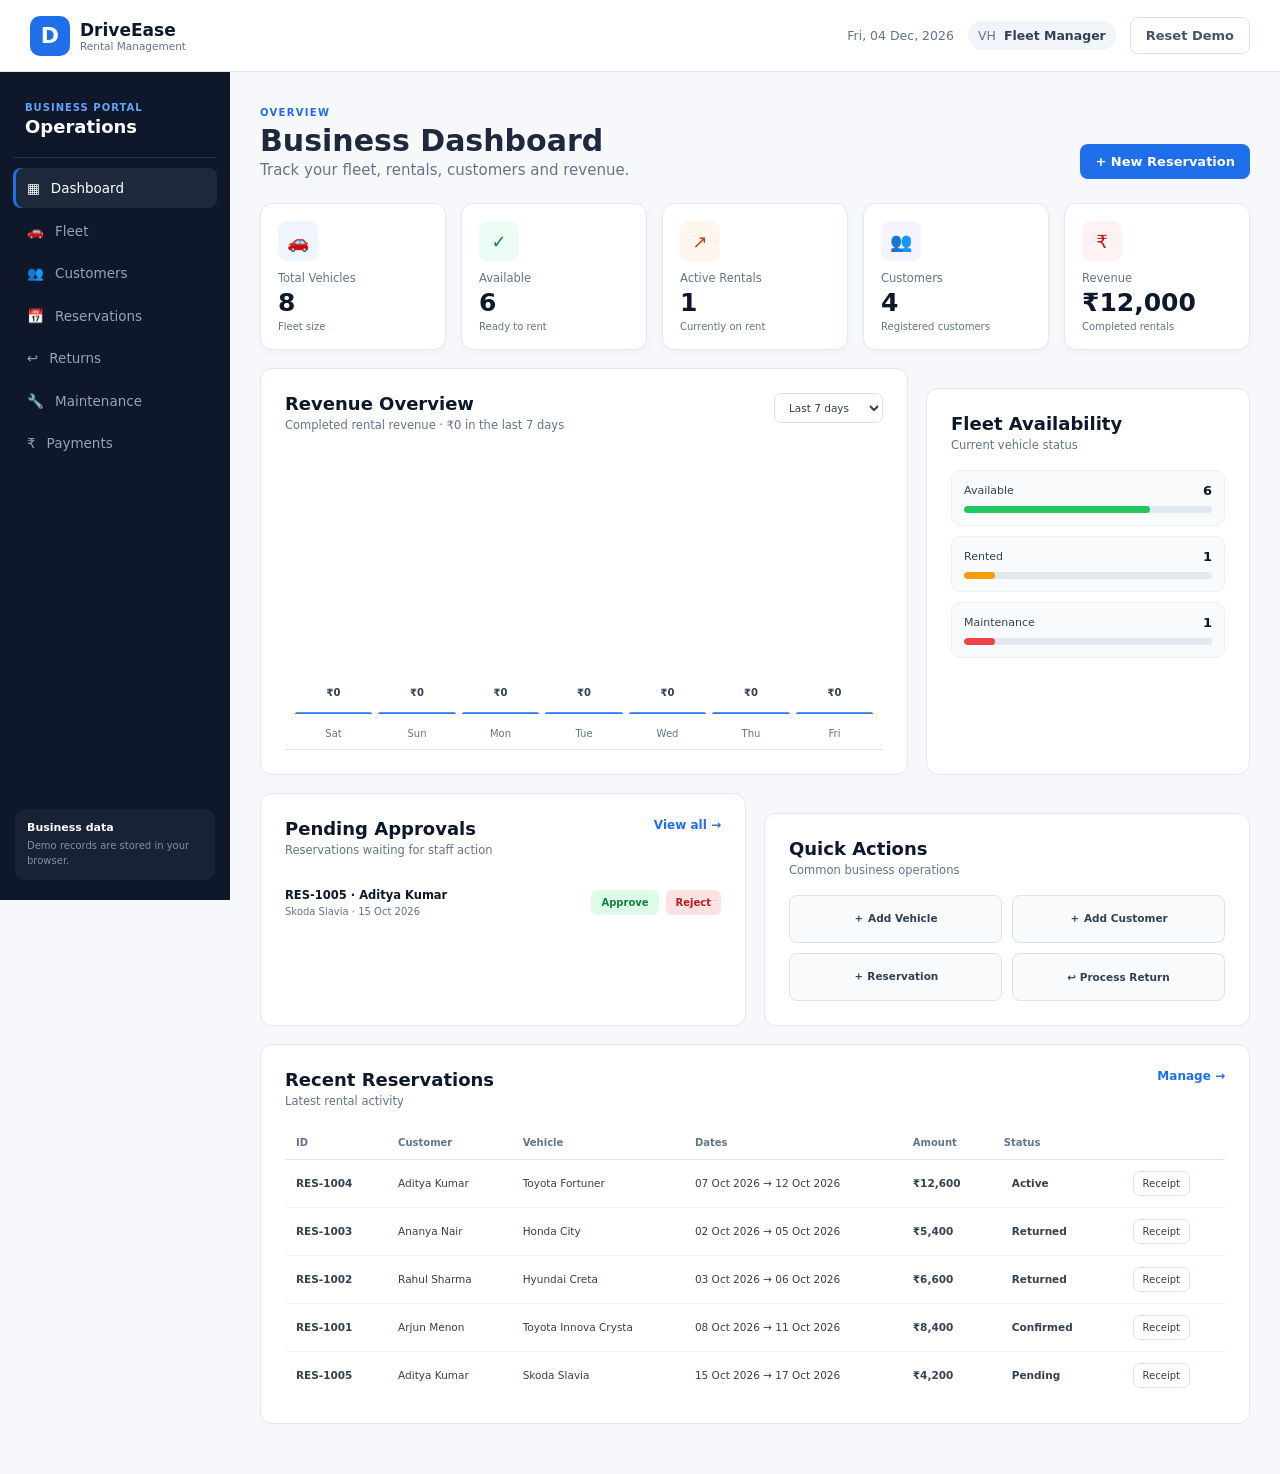
<file: DriveEase_Modular_Final/index.html>
<!DOCTYPE html>
<html lang="en">

<head>
    <meta charset="UTF-8">
    <meta
        name="viewport"
        content="width=device-width, initial-scale=1.0">

    <title>DriveEase</title>
</head>

<body>

    <script>
        window.location.href = "html/dashboard.html";
    </script>

</body>

</html>
</file>
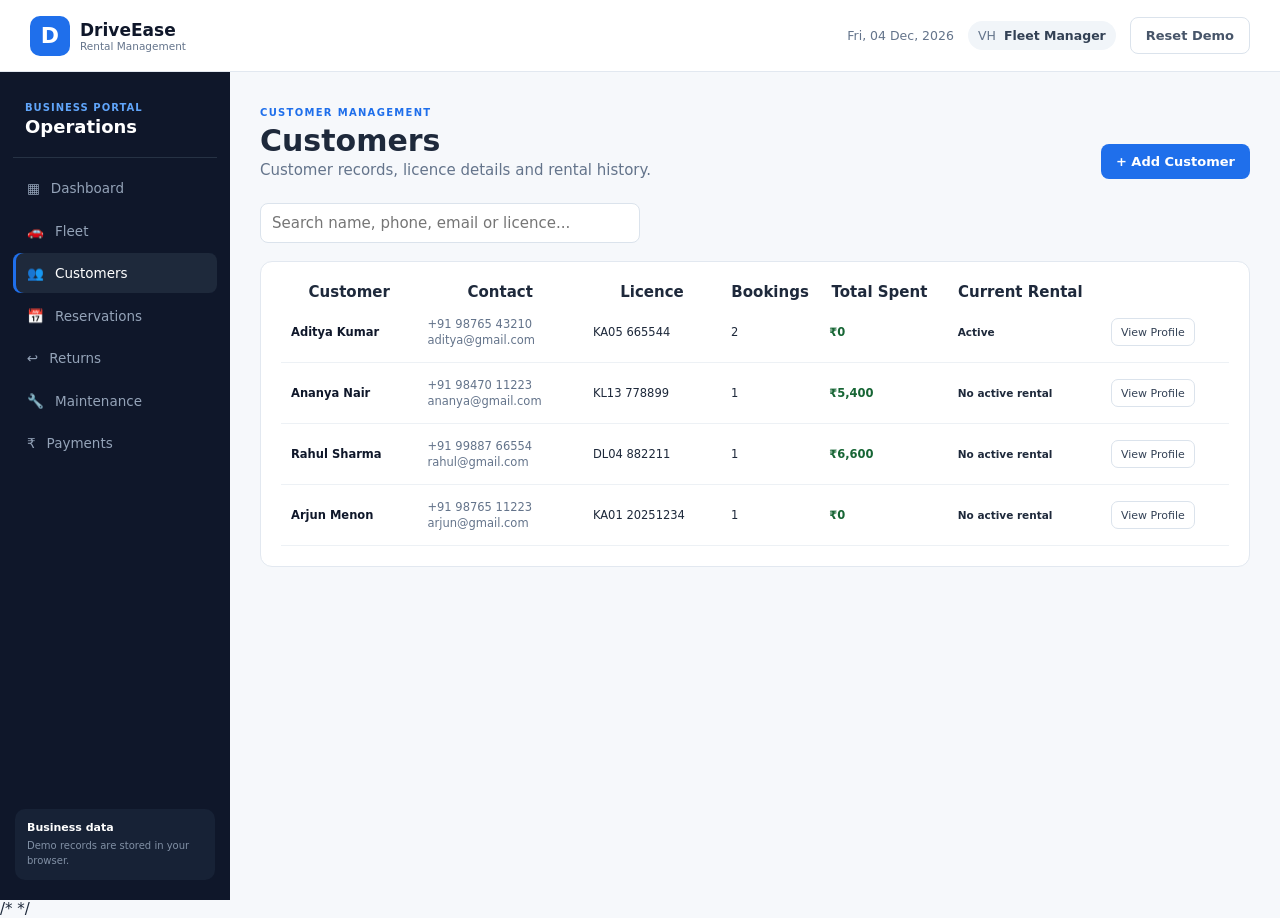
<file: DriveEase_Modular_Final/html/customers.html>
<!DOCTYPE html>
<html lang="en">

<head>
    <meta charset="UTF-8">
    <meta name="viewport" content="width=device-width, initial-scale=1.0">

    <title>DriveEase | Customers</title>

    <link rel="stylesheet" href="../css/base.css">
    <link rel="stylesheet" href="../css/layout.css">
    <link rel="stylesheet" href="../css/customers.css">
    <link rel="stylesheet" href="../css/responsive.css">
</head>

<body data-page="customers">

    <div id="app-header"></div>

    <div class="app-shell">

        <div id="app-sidebar"></div>

        <main class="main-content">

            <section class="page-header">

                <div>
                    <span class="eyebrow">
                        CUSTOMER MANAGEMENT
                    </span>

                    <h1>Customers</h1>

                    <p>
                        Customer records, licence details and rental history.
                    </p>
                </div>

                <button
                    class="btn primary"
                    data-action="new-customer">
                    + Add Customer
                </button>

            </section>

            <div class="toolbar">

                <input
                    id="customer-search"
                    type="search"
                    placeholder="Search name, phone, email or licence...">

            </div>

            <article class="panel">

                <div class="table-wrap">

                    <table>

                        <thead>

                            <tr>
                                <th>Customer</th>
                                <th>Contact</th>
                                <th>Licence</th>
                                <th>Bookings</th>
                                <th>Total Spent</th>
                                <th>Current Rental</th>
                                <th></th>
                            </tr>

                        </thead>

                        <tbody id="customer-table">
                        </tbody>

                    </table>

                </div>

            </article>

        </main>

    </div>

    <div id="modal-root"></div>

    <div id="toast-root"></div>

    <script src="../js/data.js"></script>
    <script src="../js/storage.js"></script>
    <script src="../js/helpers.js"></script>
    <script src="../js/layout.js"></script>
    <script src="../js/modals.js"></script>
    <script src="../js/customers.js"></script>

</body>

/*

*/

</html>
</file>
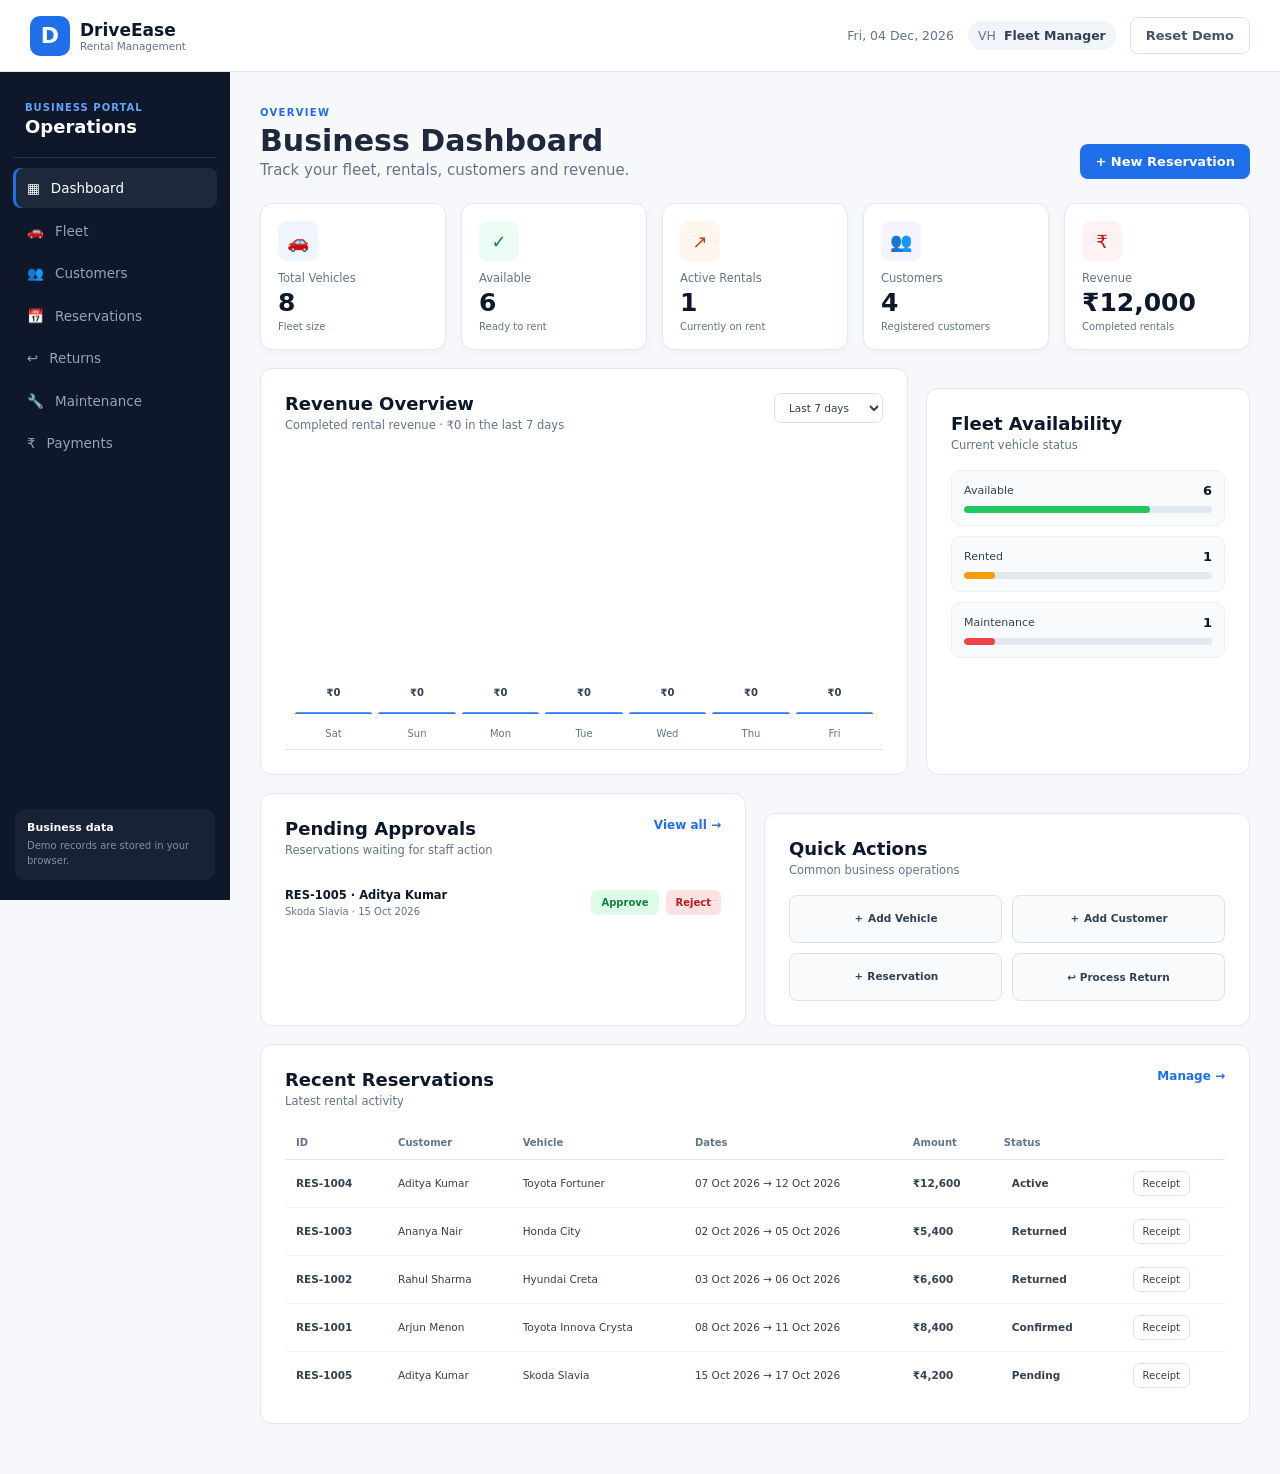
<file: DriveEase_Modular_Final/html/dashboard.html>
<!DOCTYPE html>
<html lang="en">

<head>
    <meta charset="UTF-8">
    <meta name="viewport" content="width=device-width, initial-scale=1.0">

    <title>DriveEase | Dashboard</title>

    <link rel="stylesheet" href="../css/base.css">
    <link rel="stylesheet" href="../css/layout.css">
    <link rel="stylesheet" href="../css/dashboard.css">
    <link rel="stylesheet" href="../css/responsive.css">
</head>

<body data-page="dashboard">

    <div id="app-header"></div>

    <div class="app-shell">

        <div id="app-sidebar"></div>

        <main class="main-content">

            <section class="page-header">

                <div>
                    <span class="eyebrow">
                        OVERVIEW
                    </span>

                    <h1>
                        Business Dashboard
                    </h1>

                    <p>
                        Track your fleet, rentals, customers and revenue.
                    </p>
                </div>

                <button
                    class="btn primary"
                    data-action="new-reservation">
                    + New Reservation
                </button>

            </section>

            <section
                class="stats-grid"
                id="dashboard-stats">
            </section>

            <section class="dashboard-grid">

                <article class="panel revenue-panel">

                    <div class="panel-header">

                        <div>
                            <h2>
                                Revenue Overview
                            </h2>

                            <p id="revenue-summary">
                                Completed rental revenue
                            </p>
                        </div>

                        <select id="revenue-range">
                            <option value="7">Last 7 days</option>
                            <option value="30">Last 30 days</option>
                        </select>

                    </div>

                    <div
                        class="revenue-chart"
                        id="revenue-chart">
                    </div>

                </article>

                <article class="panel availability-panel">

                    <div class="panel-header">

                        <div>
                            <h2>
                                Fleet Availability
                            </h2>

                            <p>
                                Current vehicle status
                            </p>
                        </div>

                    </div>

                    <div id="fleet-availability">
                    </div>

                </article>

            </section>

            <section class="dashboard-grid lower-grid">

                <article class="panel">

                    <div class="panel-header">

                        <div>
                            <h2>
                                Pending Approvals
                            </h2>

                            <p>
                                Reservations waiting for staff action
                            </p>
                        </div>

                        <a
                            class="panel-link"
                            href="reservations.html">
                            View all →
                        </a>

                    </div>

                    <div id="pending-approvals">
                    </div>

                </article>

                <article class="panel">

                    <div class="panel-header">

                        <div>
                            <h2>
                                Quick Actions
                            </h2>

                            <p>
                                Common business operations
                            </p>
                        </div>

                    </div>

                    <div class="quick-actions">

                        <button data-action="new-vehicle">
                            ＋ Add Vehicle
                        </button>

                        <button data-action="new-customer">
                            ＋ Add Customer
                        </button>

                        <a href="reservations.html">
                            ＋ Reservation
                        </a>

                        <a href="returns.html">
                            ↩ Process Return
                        </a>

                    </div>

                </article>

            </section>

            <article class="panel recent-panel">

                <div class="panel-header">

                    <div>
                        <h2>
                            Recent Reservations
                        </h2>

                        <p>
                            Latest rental activity
                        </p>
                    </div>

                    <a
                        class="panel-link"
                        href="reservations.html">
                        Manage →
                    </a>

                </div>

                <div class="table-wrap">

                    <table>

                        <thead>

                            <tr>
                                <th>ID</th>
                                <th>Customer</th>
                                <th>Vehicle</th>
                                <th>Dates</th>
                                <th>Amount</th>
                                <th>Status</th>
                                <th></th>
                            </tr>

                        </thead>

                        <tbody id="recent-reservations">
                        </tbody>

                    </table>

                </div>

            </article>

        </main>

    </div>

    <div id="modal-root"></div>

    <div id="toast-root"></div>

    <script src="../js/data.js"></script>
    <script src="../js/storage.js"></script>
    <script src="../js/helpers.js"></script>
    <script src="../js/layout.js"></script>
    <script src="../js/modals.js"></script>
    <script src="../js/dashboard.js"></script>

</body>

</html>
</file>
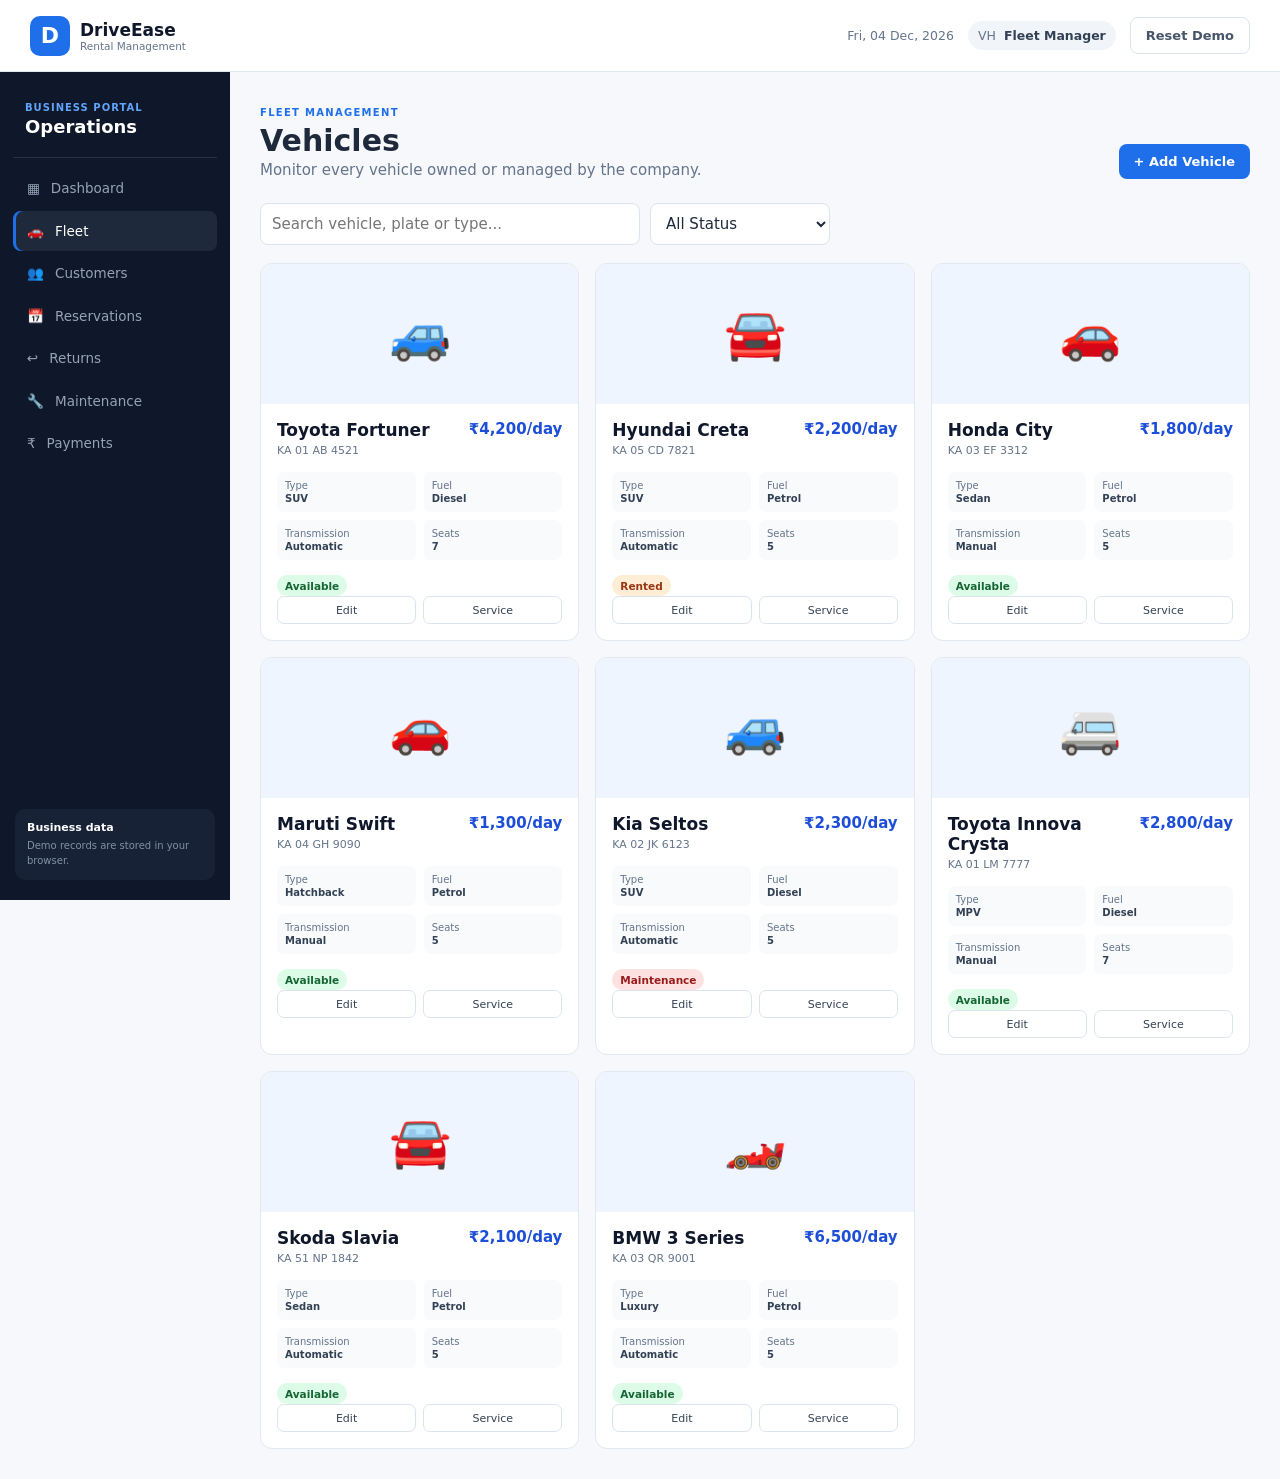
<file: DriveEase_Modular_Final/html/fleet.html>
<!DOCTYPE html>
<html lang="en">
<head>
  <meta charset="UTF-8"><meta name="viewport" content="width=device-width, initial-scale=1.0">
  <title>DriveEase | Fleet</title>
  <link rel="stylesheet" href="../css/base.css"><link rel="stylesheet" href="../css/layout.css"><link rel="stylesheet" href="../css/fleet.css"><link rel="stylesheet" href="../css/responsive.css">
</head>
<body data-page="fleet">
  <div id="app-header"></div><div class="app-shell"><div id="app-sidebar"></div>
    <main class="main-content">
      <section class="page-header"><div><span class="eyebrow">FLEET MANAGEMENT</span><h1>Vehicles</h1><p>Monitor every vehicle owned or managed by the company.</p></div><button class="btn primary" data-action="new-vehicle">+ Add Vehicle</button></section>
      <div class="toolbar"><input id="fleet-search" type="search" placeholder="Search vehicle, plate or type..."><select id="fleet-status"><option>All Status</option><option>Available</option><option>Rented</option><option>Maintenance</option></select></div>
      <section class="vehicle-grid" id="fleet-list"></section>
    </main>
  </div><div id="modal-root"></div><div id="toast-root"></div>
  <script src="../js/data.js"></script><script src="../js/storage.js"></script><script src="../js/helpers.js"></script><script src="../js/layout.js"></script><script src="../js/modals.js"></script><script src="../js/fleet.js"></script>
</body>
</html>
</file>
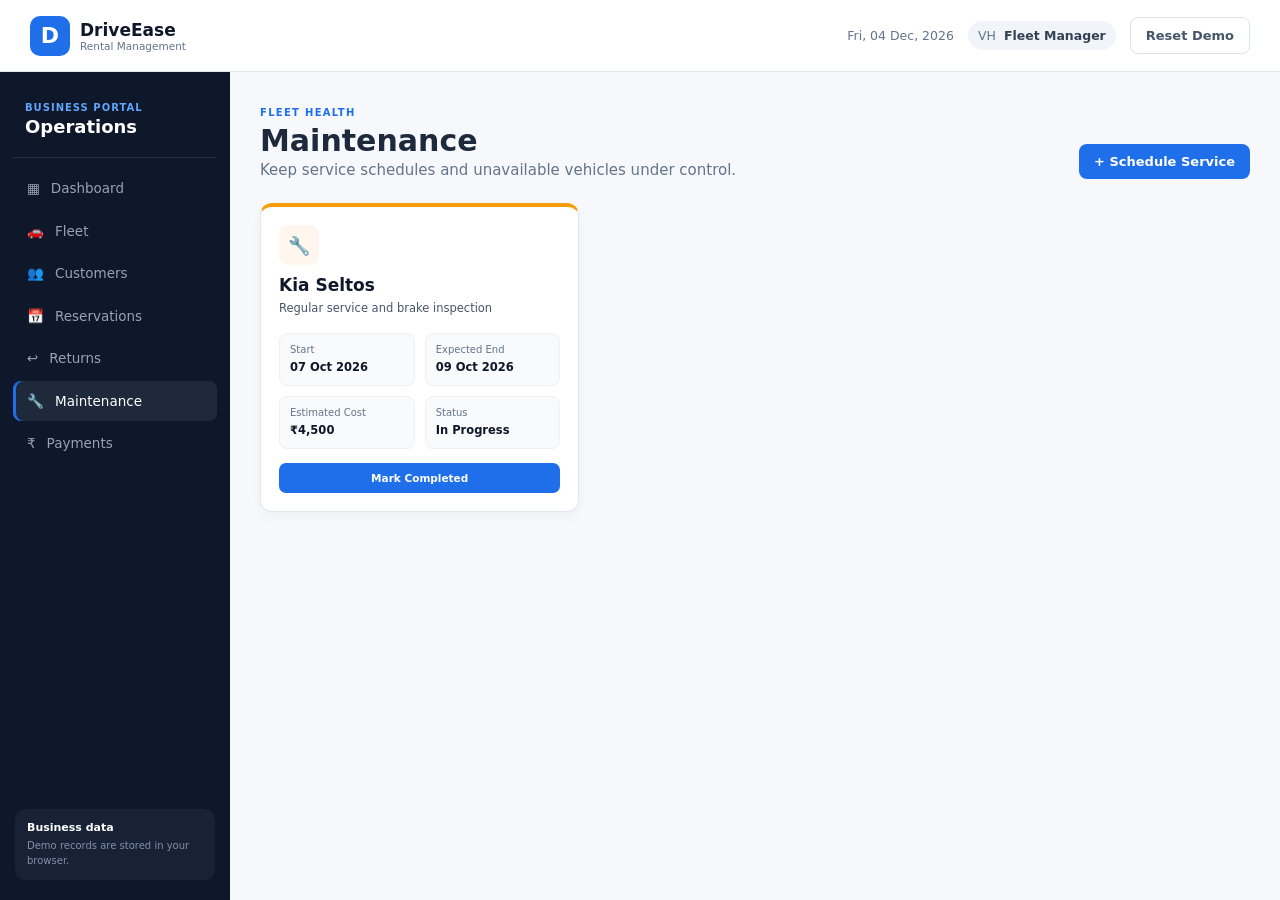
<file: DriveEase_Modular_Final/html/maintenance.html>
<!DOCTYPE html>
<html lang="en">

<head>
    <meta charset="UTF-8">
    <meta name="viewport" content="width=device-width, initial-scale=1.0">

    <title>DriveEase | Maintenance</title>

    <link rel="stylesheet" href="../css/base.css">
    <link rel="stylesheet" href="../css/layout.css">
    <link rel="stylesheet" href="../css/maintenance.css">
    <link rel="stylesheet" href="../css/responsive.css">
</head>

<body data-page="maintenance">

    <div id="app-header"></div>

    <div class="app-shell">

        <div id="app-sidebar"></div>

        <main class="main-content">

            <section class="page-header">

                <div>
                    <span class="eyebrow">
                        FLEET HEALTH
                    </span>

                    <h1>Maintenance</h1>

                    <p>
                        Keep service schedules and unavailable vehicles under control.
                    </p>
                </div>

                <button
                    class="btn primary"
                    data-action="new-maintenance">
                    + Schedule Service
                </button>

            </section>

            <section
                class="maintenance-grid"
                id="maintenance-list">
            </section>

        </main>

    </div>

    <div id="modal-root"></div>

    <div id="toast-root"></div>

    <script src="../js/data.js"></script>
    <script src="../js/storage.js"></script>
    <script src="../js/helpers.js"></script>
    <script src="../js/layout.js"></script>
    <script src="../js/modals.js"></script>
    <script src="../js/maintenance.js"></script>

</body>

</html>
</file>
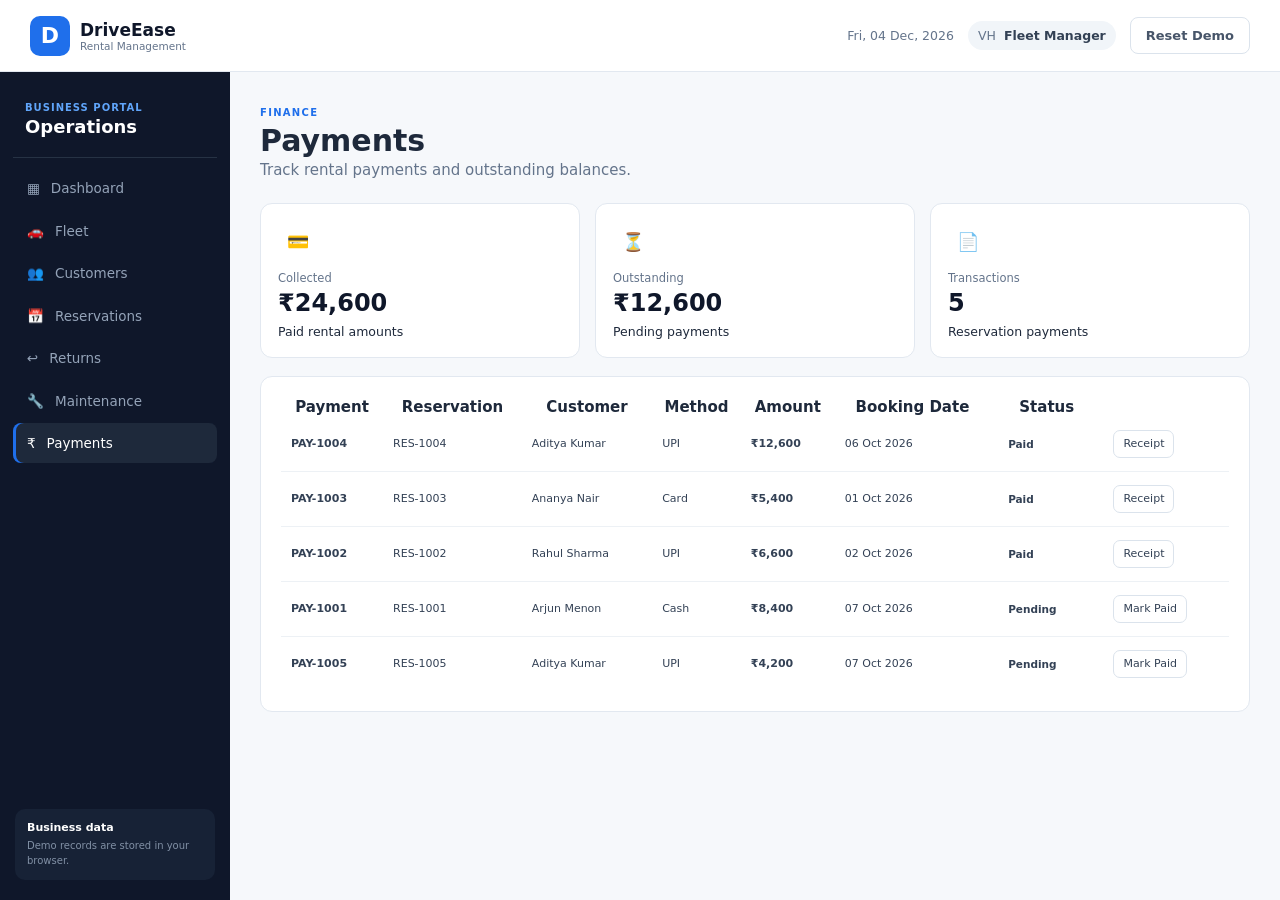
<file: DriveEase_Modular_Final/html/payments.html>
<!DOCTYPE html>
<html lang="en">

<head>
    <meta charset="UTF-8">
    <meta name="viewport" content="width=device-width, initial-scale=1.0">

    <title>DriveEase | Payments</title>

    <link rel="stylesheet" href="../css/base.css">
    <link rel="stylesheet" href="../css/layout.css">
    <link rel="stylesheet" href="../css/payments.css">
    <link rel="stylesheet" href="../css/responsive.css">
</head>

<body data-page="payments">

    <div id="app-header"></div>

    <div class="app-shell">

        <div id="app-sidebar"></div>

        <main class="main-content">

            <section class="page-header">

                <div>
                    <span class="eyebrow">
                        FINANCE
                    </span>

                    <h1>Payments</h1>

                    <p>
                        Track rental payments and outstanding balances.
                    </p>
                </div>

            </section>

            <section
                class="stats-grid payment-stats"
                id="payment-stats">
            </section>

            <article class="panel">

                <div class="table-wrap">

                    <table>

                        <thead>

                            <tr>
                                <th>Payment</th>
                                <th>Reservation</th>
                                <th>Customer</th>
                                <th>Method</th>
                                <th>Amount</th>
                                <th>Booking Date</th>
                                <th>Status</th>
                                <th></th>
                            </tr>

                        </thead>

                        <tbody id="payment-table">
                        </tbody>

                    </table>

                </div>

            </article>

        </main>

    </div>

    <div id="modal-root"></div>

    <div id="toast-root"></div>

    <script src="../js/data.js"></script>
    <script src="../js/storage.js"></script>
    <script src="../js/helpers.js"></script>
    <script src="../js/layout.js"></script>
    <script src="../js/modals.js"></script>
    <script src="../js/payments.js"></script>

</body>

</html>
</file>
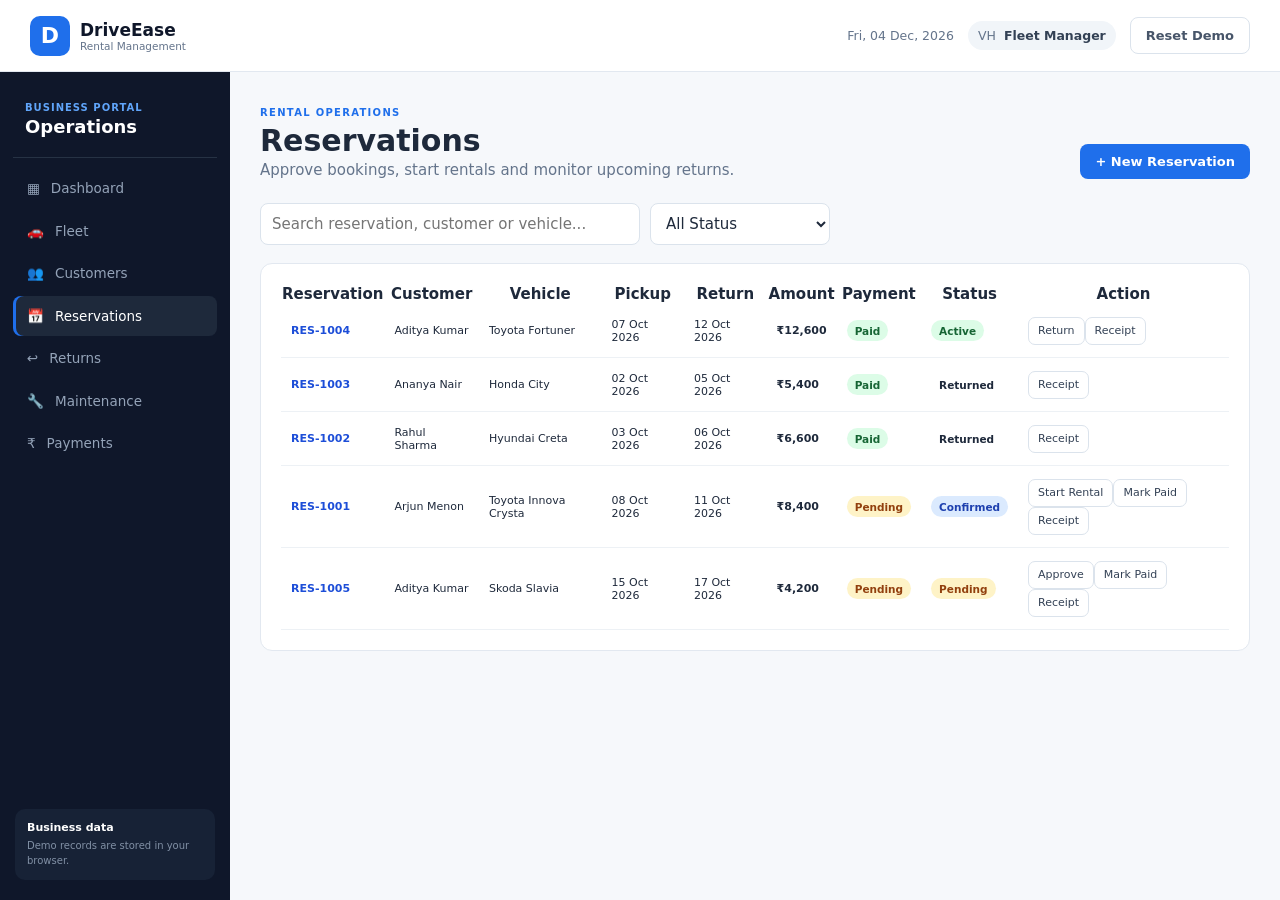
<file: DriveEase_Modular_Final/html/reservations.html>
<!DOCTYPE html>
<html lang="en">

<head>
    <meta charset="UTF-8">
    <meta name="viewport" content="width=device-width, initial-scale=1.0">

    <title>DriveEase | Reservations</title>

    <link rel="stylesheet" href="../css/base.css">
    <link rel="stylesheet" href="../css/layout.css">
    <link rel="stylesheet" href="../css/reservations.css">
    <link rel="stylesheet" href="../css/responsive.css">
</head>

<body data-page="reservations">

    <div id="app-header"></div>

    <div class="app-shell">

        <div id="app-sidebar"></div>

        <main class="main-content">

            <section class="page-header">

                <div>
                    <span class="eyebrow">
                        RENTAL OPERATIONS
                    </span>

                    <h1>Reservations</h1>

                    <p>
                        Approve bookings, start rentals and monitor upcoming returns.
                    </p>
                </div>

                <button
                    class="btn primary"
                    data-action="new-reservation">
                    + New Reservation
                </button>

            </section>

            <div class="toolbar">

                <input
                    id="reservation-search"
                    type="search"
                    placeholder="Search reservation, customer or vehicle...">

                <select id="reservation-status">
                    <option>All Status</option>
                    <option>Pending</option>
                    <option>Confirmed</option>
                    <option>Active</option>
                    <option>Returned</option>
                    <option>Cancelled</option>
                </select>

            </div>

            <article class="panel">

                <div class="table-wrap">

                    <table>

                        <thead>

                            <tr>
                                <th>Reservation</th>
                                <th>Customer</th>
                                <th>Vehicle</th>
                                <th>Pickup</th>
                                <th>Return</th>
                                <th>Amount</th>
                                <th>Payment</th>
                                <th>Status</th>
                                <th>Action</th>
                            </tr>

                        </thead>

                        <tbody id="reservation-table">
                        </tbody>

                    </table>

                </div>

            </article>

        </main>

    </div>

    <div id="modal-root"></div>

    <div id="toast-root"></div>

    <script src="../js/data.js"></script>
    <script src="../js/storage.js"></script>
    <script src="../js/helpers.js"></script>
    <script src="../js/layout.js"></script>
    <script src="../js/modals.js"></script>
    <script src="../js/reservations.js"></script>

</body>

</html>
</file>
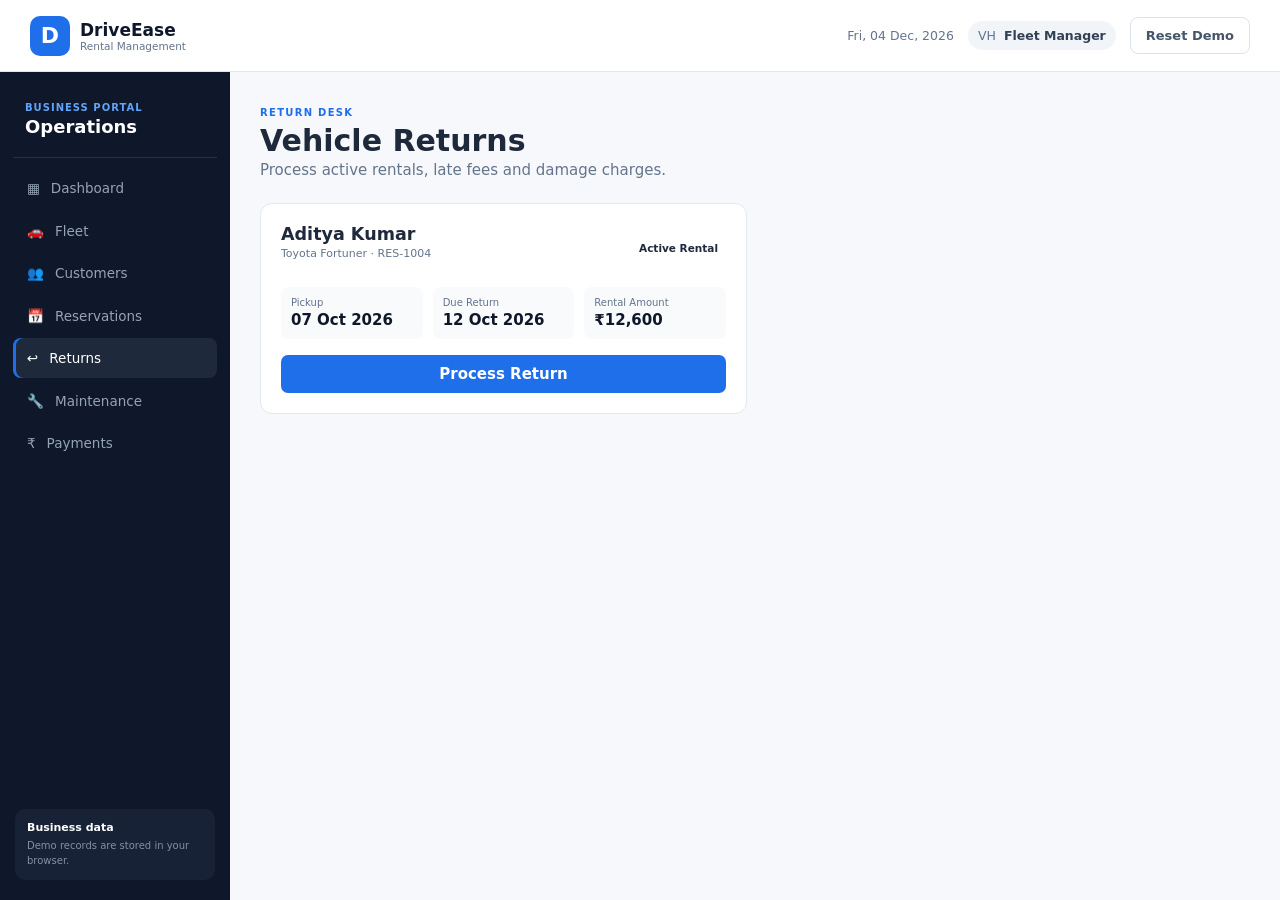
<file: DriveEase_Modular_Final/html/returns.html>
<!DOCTYPE html>
<html lang="en">

<head>
    <meta charset="UTF-8">
    <meta name="viewport" content="width=device-width, initial-scale=1.0">

    <title>DriveEase | Returns</title>

    <link rel="stylesheet" href="../css/base.css">
    <link rel="stylesheet" href="../css/layout.css">
    <link rel="stylesheet" href="../css/returns.css">
    <link rel="stylesheet" href="../css/responsive.css">
</head>

<body data-page="returns">

    <div id="app-header"></div>

    <div class="app-shell">

        <div id="app-sidebar"></div>

        <main class="main-content">

            <section class="page-header">

                <div>

                    <span class="eyebrow">
                        RETURN DESK
                    </span>

                    <h1>
                        Vehicle Returns
                    </h1>

                    <p>
                        Process active rentals, late fees and damage charges.
                    </p>

                </div>

            </section>

            <section
                class="return-grid"
                id="return-list">
            </section>

        </main>

    </div>

    <div id="modal-root"></div>

    <div id="toast-root"></div>

    <script src="../js/data.js"></script>
    <script src="../js/storage.js"></script>
    <script src="../js/helpers.js"></script>
    <script src="../js/layout.js"></script>
    <script src="../js/modals.js"></script>
    <script src="../js/returns.js"></script>

</body>

</html>
</file>
<file: DriveEase_Modular_Final/css/base.css>
/* Base styles shared by every page */

* {
    box-sizing: border-box;
}

html {
    font-size: 62.5%;
}

body {
    margin: 0;

    font-family:
        "Segoe UI",
        system-ui,
        -apple-system,
        sans-serif;

    background: #f6f8fb;
    color: #1e293b;

    font-size: 1.5rem;
}

button,
input,
select,
textarea {
    font: inherit;
}

button,
a {
    cursor: pointer;
}

a {
    text-decoration: none;
}

h1,
h2,
h3,
p {
    margin-top: 0;
}

table {
    width: 100%;
    border-collapse: collapse;
}

.table-wrap {
    overflow-x: auto;
}

/* Panels */

.panel {
    background: #ffffff;

    border: 1px solid #e2e8f0;

    border-radius: 1.2rem;
}

.panel-header {
    display: flex;

    align-items: flex-start;
    justify-content: space-between;

    gap: 1.5rem;
}

.panel-header h2 {
    margin: 0;

    font-size: 1.8rem;
}

.panel-header p {
    margin: 0.4rem 0 0;

    color: #64748b;

    font-size: 1.2rem;
}

/* Buttons */

.btn {
    border: 0;

    border-radius: 0.8rem;

    padding: 1rem 1.5rem;

    font-size: 1.3rem;

    font-weight: 700;
}

.btn.primary {
    background: #1f6feb;
    color: #ffffff;
}

.btn.primary:hover {
    background: #1558b5;
}

.btn.outline {
    background: #ffffff;
    color: #475569;

    border: 1px solid #dbe3ec;
}

/* Status */

.status {
    display: inline-flex;

    align-items: center;

    border-radius: 999px;

    padding: 0.45rem 0.8rem;

    font-size: 1.05rem;

    font-weight: 700;
}

/* Empty state */

.empty-state {
    padding: 3rem 1.5rem;

    text-align: center;

    color: #64748b;
}

/* Modal */

.modal-backdrop {
    position: fixed;

    inset: 0;

    z-index: 30;

    display: flex;

    align-items: center;
    justify-content: center;

    padding: 2rem;

    background: rgba(15, 23, 42, 0.55);
}

.modal {
    width: min(62rem, 100%);

    max-height: 90vh;

    overflow-y: auto;

    background: #ffffff;

    border-radius: 1.4rem;

    padding: 2.5rem;

    position: relative;
}

.modal-close {
    position: absolute;

    right: 1.5rem;
    top: 1.2rem;

    border: 0;

    background: transparent;

    font-size: 2.8rem;

    color: #64748b;
}

.modal h2 {
    margin-bottom: 0.5rem;
}

.modal > p {
    color: #64748b;

    font-size: 1.25rem;
}

/* Forms */

.form-grid {
    display: grid;

    grid-template-columns: repeat(2, minmax(0, 1fr));

    gap: 1.4rem;

    margin-top: 2rem;
}

.form-field {
    display: flex;

    flex-direction: column;

    gap: 0.6rem;
}

.form-field.full {
    grid-column: 1 / -1;
}

.form-field label {
    color: #475569;

    font-size: 1.15rem;

    font-weight: 600;
}

.form-field input,
.form-field select,
.form-field textarea,
.toolbar input,
.toolbar select {
    width: 100%;

    border: 1px solid #dbe3ec;

    border-radius: 0.8rem;

    padding: 1rem 1.1rem;

    outline: none;

    background: #ffffff;

    color: #1e293b;
}

.form-field textarea {
    min-height: 9rem;

    resize: vertical;
}

.form-field input:focus,
.form-field select:focus,
.form-field textarea:focus {
    border-color: #1f6feb;
}

.form-actions {
    display: flex;

    justify-content: flex-end;

    gap: 1rem;

    margin-top: 2rem;
}

/* Toast */

.toast {
    position: fixed;

    right: 2.5rem;
    bottom: 2.5rem;

    z-index: 50;

    background: #0f172a;

    color: #ffffff;

    border-radius: 0.8rem;

    padding: 1.2rem 1.6rem;

    box-shadow:
        0 1rem 3rem rgba(15, 23, 42, 0.25);
}
</file>
<file: DriveEase_Modular_Final/css/layout.css>
/* Header, sidebar and page-level layout */

#app-header {
    position: sticky;
    top: 0;
    z-index: 20;
}

.topbar {
    height: 7.2rem;
    background: #ffffff;
    border-bottom: 1px solid #e2e8f0;

    display: flex;
    align-items: center;
    justify-content: space-between;

    padding: 0 3rem;

    position: relative;
}

.brand {
    display: flex;
    align-items: center;
    gap: 1rem;
}

.brand-logo {
    width: 4rem;
    height: 4rem;

    border-radius: 1rem;

    display: grid;
    place-items: center;

    background: #1f6feb;
    color: #ffffff;

    font-size: 2.2rem;
    font-weight: 800;
}

.brand strong {
    display: block;
    color: #0f172a;
    font-size: 1.7rem;
}

.brand small {
    display: block;
    color: #64748b;
    font-size: 1.05rem;
}

.top-right {
    display: flex;
    align-items: center;
    gap: 1.4rem;

    color: #64748b;
    font-size: 1.25rem;
}

.user-chip {
    background: #f1f5f9;
    padding: 0.7rem 1rem;
    border-radius: 2rem;
}

.user-chip strong {
    color: #334155;
    margin-left: 0.4rem;
}

.app-shell {
    min-height: calc(100vh - 7.2rem);
}

.sidebar {
    width: 23rem;

    background: #0f172a;
    color: #cbd5e1;

    padding: 2rem 1.3rem;

    position: fixed;
    top: 7.2rem;
    bottom: 0;

    overflow-y: auto;
}

.company-block {
    padding: 1rem 1.2rem 2rem;

    border-bottom: 1px solid #263244;

    margin-bottom: 1rem;
}

.company-block span {
    display: block;

    color: #60a5fa;

    font-size: 1rem;
    font-weight: 800;

    letter-spacing: 0.1rem;
}

.company-block strong {
    display: block;

    color: #ffffff;

    font-size: 1.8rem;

    margin-top: 0.3rem;
}

.nav-link {
    width: 100%;

    border: 0;
    background: transparent;

    color: #94a3b8;

    text-align: left;

    padding: 1.2rem 1.4rem;

    border-radius: 0.8rem;

    margin: 0.25rem 0;

    display: flex;
    gap: 1.1rem;
    align-items: center;

    font-size: 1.35rem;

    cursor: pointer;
}

.nav-link:hover {
    background: #172236;
    color: #ffffff;
}

.nav-link.active {
    background: #1e293b;
    color: #ffffff;

    box-shadow: inset 3px 0 #1f6feb;
}

.side-note {
    position: absolute;

    bottom: 2rem;
    left: 1.5rem;
    right: 1.5rem;

    padding: 1.2rem;

    background: #172236;

    border-radius: 1rem;
}

.side-note strong {
    display: block;

    color: #ffffff;

    font-size: 1.1rem;
}

.side-note small {
    display: block;

    color: #8190a5;

    line-height: 1.5;

    margin-top: 0.4rem;

    font-size: 1rem;
}

.main-content {
    margin-left: 23rem;

    padding: 3rem;

    max-width: 160rem;
}

.page-header {
    display: flex;

    justify-content: space-between;
    align-items: flex-end;

    gap: 2rem;

    margin-bottom: 2.4rem;
}

.page-header h1 {
    margin: 0.3rem 0;

    font-size: 3rem;
}

.page-header p {
    margin: 0;

    color: #64748b;
}

.eyebrow {
    color: #1f6feb;

    font-weight: 800;

    font-size: 1rem;

    letter-spacing: 0.13rem;
}

.toolbar {
    display: flex;

    gap: 1rem;

    margin-bottom: 1.8rem;
}

.toolbar input {
    max-width: 38rem;
}

.toolbar select {
    max-width: 18rem;
}

.panel {
    padding: 2rem;
}

.panel + .panel {
    margin-top: 2rem;
}

.panel-link {
    color: #1f6feb;

    font-size: 1.2rem;

    font-weight: 700;

    text-decoration: none;
}

.panel-link:hover {
    text-decoration: underline;
}

.action-button {
    border: 1px solid #dbe3ec;

    background: #ffffff;
    color: #334155;

    border-radius: 0.7rem;

    padding: 0.65rem 0.9rem;

    font-size: 1.1rem;

    cursor: pointer;
}

.action-button:hover {
    border-color: #1f6feb;
    color: #1f6feb;
}
</file>
<file: DriveEase_Modular_Final/css/customers.css>
/* Customer management colours. */
#customer-table th,
#customer-table td {
  padding: 1.3rem 1rem;
  border-bottom: 1px solid #edf1f5;
  text-align: left;
  font-size: 1.15rem;
}

#customer-table th { color: #64748b; background: #f8fafc; }

.customer-name { font-weight: 700; color: #0f172a; }

.customer-contact span {
  display: block;
  color: #64748b;
  margin: .2rem 0;
}

.customer-total { color: #166534; font-weight: 800; }

.profile-avatar {
  width: 5rem;
  height: 5rem;
  display: grid;
  place-items: center;
  border-radius: 50%;
  background: #ede9fe;
  color: #6d28d9;
  font-weight: 800;
  font-size: 2rem;
  margin-bottom: 1rem;
}

.detail-grid {
  display: grid;
  grid-template-columns: repeat(2, 1fr);
  gap: 1rem;
  margin: 2rem 0;
}

.detail-item {
  padding: 1.2rem;
  border-radius: .8rem;
  background: #f8fafc;
}

.detail-item span {
  display: block;
  color: #64748b;
  font-size: 1rem;
}

.detail-item strong {
  display: block;
  color: #0f172a;
  margin-top: .3rem;
}

.history-row {
  display: flex;
  justify-content: space-between;
  padding: 1rem 0;
  border-bottom: 1px solid #edf1f5;
}
</file>
<file: DriveEase_Modular_Final/css/responsive.css>
/* Responsive rules shared by every page. */
@media (max-width: 1100px) {
  .stats-grid { grid-template-columns: repeat(3, 1fr); }
  .dashboard-grid { grid-template-columns: 1fr; }
  .vehicle-grid, .maintenance-grid { grid-template-columns: repeat(2, 1fr); }
}

@media (max-width: 800px) {
  .topbar { padding: 0 1.5rem; }
  .top-right > #today { display: none; }
  .sidebar { width: 7rem; padding: 1.5rem .8rem; }
  .company-block { text-align: center; padding-left: .2rem; padding-right: .2rem; }
  .company-block strong { font-size: 1.1rem; }
  .company-block span, .side-note { display: none; }
  .nav-link { justify-content: center; font-size: 1.7rem; }
  .nav-link span:last-child { display: none; }
  .main-content { margin-left: 7rem; padding: 2rem 1.5rem; }
  .page-header { align-items: flex-start; flex-direction: column; }
  .page-header h1 { font-size: 2.5rem; }
  .stats-grid { grid-template-columns: repeat(2, 1fr); }
  .vehicle-grid, .maintenance-grid, .return-grid { grid-template-columns: 1fr; }
}

@media (max-width: 560px) {
  .stats-grid, .payment-stats { grid-template-columns: 1fr; }
  .form-grid, .detail-grid, .return-details { grid-template-columns: 1fr; }
  .form-field.full { grid-column: auto; }
  .toolbar { flex-direction: column; }
  .toolbar input, .toolbar select { max-width: none; }
  .user-chip { display: none; }
}

@media print {
  .topbar, .sidebar, .page-header, .btn, .modal-backdrop { display: none !important; }
  .main-content { margin: 0; padding: 0; }
}
</file>
<file: DriveEase_Modular_Final/css/dashboard.css>
/* Dashboard-only colours and components */

/* Statistics */

.stats-grid {
    display: grid;

    grid-template-columns: repeat(5, minmax(0, 1fr));

    gap: 1.5rem;

    margin-bottom: 1.8rem;
}

.stat-card {
    min-width: 0;

    background: #ffffff;

    border: 1px solid #e2e8f0;

    border-radius: 1.2rem;

    padding: 1.7rem;

    box-shadow:
        0 3px 10px rgba(15, 23, 42, 0.03);
}

.stat-icon {
    width: 4rem;
    height: 4rem;

    border-radius: 0.9rem;

    display: grid;

    place-items: center;

    margin-bottom: 1rem;

    font-size: 1.8rem;
}

.stat-card:nth-child(1) .stat-icon {
    background: #eff6ff;
    color: #1d4ed8;
}

.stat-card:nth-child(2) .stat-icon {
    background: #ecfdf5;
    color: #15803d;
}

.stat-card:nth-child(3) .stat-icon {
    background: #fff7ed;
    color: #c2410c;
}

.stat-card:nth-child(4) .stat-icon {
    background: #f5f3ff;
    color: #6d28d9;
}

.stat-card:nth-child(5) .stat-icon {
    background: #fef2f2;
    color: #b91c1c;
}

.stat-label {
    display: block;

    color: #64748b;

    font-size: 1.15rem;

    margin-bottom: 0.4rem;
}

.stat-value {
    display: block;

    color: #0f172a;

    font-size: 2.5rem;

    font-weight: 800;

    line-height: 1.1;

    margin-bottom: 0.4rem;
}

.stat-note {
    display: block;

    color: #64748b;

    font-size: 1rem;
}

/* Main dashboard sections */

.dashboard-grid {
    display: grid;

    grid-template-columns: 2fr 1fr;

    gap: 1.8rem;

    margin-bottom: 1.8rem;
}

.dashboard-grid.lower-grid {
    grid-template-columns: 1fr 1fr;
}

.dashboard-grid .panel {
    padding: 2.4rem;
}

/* Panel headers */

.panel-header {
    display: flex;

    align-items: flex-start;

    justify-content: space-between;

    gap: 1.5rem;

    margin-bottom: 1.8rem;
}

.panel-header h2 {
    margin: 0;

    color: #0f172a;

    font-size: 1.8rem;
}

.panel-header p {
    margin: 0.4rem 0 0;

    color: #64748b;

    font-size: 1.15rem;
}

/* Revenue chart */

.revenue-panel {
    min-width: 0;
}

.revenue-panel select {
    border: 1px solid #dbe3ec;

    background: #ffffff;

    color: #334155;

    border-radius: 0.7rem;

    padding: 0.7rem 1rem;

    font-size: 1.05rem;

    outline: none;
}

.revenue-chart {
    height: 30rem;

    display: grid;

    grid-template-columns: repeat(var(--bar-count, 7), minmax(0, 1fr));

    align-items: end;

    gap: clamp(0.2rem, 0.5vw, 0.8rem);

    padding: 3.2rem 1rem 3.5rem;

    border-bottom: 1px solid #e2e8f0;

    overflow: hidden;
}

.revenue-bar {
    width: 100%;

    min-width: 0;

    height: max(2px, var(--bar-height));

    background: linear-gradient(
        to top,
        #1f6feb,
        #60a5fa
    );

    border-radius: 0.7rem 0.7rem 0 0;

    position: relative;

    transition:
        transform 0.2s ease,
        opacity 0.2s ease;
}

.revenue-bar:hover {
    transform: translateY(-4px);

    opacity: 0.85;
}

.revenue-bar strong {
    position: absolute;

    top: -2.5rem;

    left: 50%;

    transform: translateX(-50%);

    white-space: nowrap;

    color: #334155;

    font-size: 1rem;
}

.revenue-bar span {
    position: absolute;

    bottom: -2.5rem;

    left: 50%;

    transform: translateX(-50%);

    color: #64748b;

    font-size: 1rem;
}

/* Fleet availability */

.availability-panel {
    min-height: 30rem;
}

#fleet-availability {
    display: flex;

    flex-direction: column;

    gap: 1rem;
}

.availability-item {
    padding: 1.2rem;

    border-radius: 0.9rem;

    background: #f8fafc;

    border: 1px solid #edf1f5;
}

.availability-label {
    display: flex;

    justify-content: space-between;

    align-items: center;

    margin-bottom: 0.8rem;
}

.availability-label span {
    color: #334155;

    font-size: 1.1rem;
}

.availability-label strong {
    color: #0f172a;

    font-size: 1.3rem;
}

.availability-track {
    height: 0.7rem;

    background: #e2e8f0;

    border-radius: 999px;

    overflow: hidden;
}

.availability-fill {
    height: 100%;

    border-radius: 999px;

    transition: width 0.3s ease;
}

.availability-fill.available {
    background: #22c55e;
}

.availability-fill.rented {
    background: #f59e0b;
}

.availability-fill.maintenance {
    background: #ef4444;
}

/* Pending approvals */

.pending-item {
    display: flex;

    align-items: center;

    justify-content: space-between;

    gap: 1.5rem;

    padding: 1.3rem 0;

    border-bottom: 1px solid #eef2f6;
}

.pending-item:last-child {
    border-bottom: 0;
}

.pending-item > div:first-child {
    display: flex;

    flex-direction: column;

    gap: 0.4rem;

    min-width: 0;
}

.pending-item strong {
    color: #0f172a;

    font-size: 1.15rem;
}

.pending-item span {
    color: #64748b;

    font-size: 1rem;
}

.pending-actions {
    display: flex;

    gap: 0.7rem;

    flex-shrink: 0;
}

.pending-actions button {
    border: 0;

    border-radius: 0.6rem;

    padding: 0.7rem 1rem;

    font-size: 1rem;

    font-weight: 700;

    cursor: pointer;
}

.pending-actions .approve {
    background: #dcfce7;

    color: #15803d;
}

.pending-actions .approve:hover {
    background: #bbf7d0;
}

.pending-actions .reject {
    background: #fee2e2;

    color: #b91c1c;
}

.pending-actions .reject:hover {
    background: #fecaca;
}

/* Quick actions */

.quick-actions {
    display: grid;

    grid-template-columns: 1fr 1fr;

    gap: 1rem;
}

.quick-actions button,
.quick-actions a {
    display: flex;

    align-items: center;

    justify-content: center;

    min-height: 4.8rem;

    padding: 1rem;

    border: 1px solid #dbe3ec;

    border-radius: 0.8rem;

    background: #f8fafc;

    color: #334155;

    font-size: 1.05rem;

    font-weight: 700;

    text-decoration: none;

    cursor: pointer;

    transition:
        background 0.2s ease,
        border-color 0.2s ease,
        color 0.2s ease;
}

.quick-actions button:hover,
.quick-actions a:hover {
    border-color: #1f6feb;

    background: #eff6ff;

    color: #1f6feb;
}

/* Recent reservations */

.recent-panel {
    margin-bottom: 2rem;

    padding: 2.4rem;
}

.recent-panel table {
    width: 100%;
}

.recent-panel th {
    padding: 1.1rem;

    text-align: left;

    color: #64748b;

    font-size: 1rem;

    font-weight: 700;

    border-bottom: 1px solid #e2e8f0;
}

.recent-panel td {
    padding: 1.1rem;

    color: #334155;

    font-size: 1.05rem;

    border-bottom: 1px solid #f1f5f9;
}

.recent-panel tr:last-child td {
    border-bottom: 0;
}

.action-button {
    border: 1px solid #dbe3ec;

    background: #ffffff;

    color: #334155;

    border-radius: 0.7rem;

    padding: 0.6rem 0.9rem;

    font-size: 1rem;

    cursor: pointer;
}

.action-button:hover {
    border-color: #1f6feb;

    color: #1f6feb;
}

/* Responsive */

@media (max-width: 1200px) {

    .stats-grid {
        grid-template-columns: repeat(3, 1fr);
    }

    .dashboard-grid {
        grid-template-columns: 1fr;
    }

    .dashboard-grid.lower-grid {
        grid-template-columns: 1fr;
    }
}

@media (max-width: 700px) {

    .stats-grid {
        grid-template-columns: 1fr;
    }

    .quick-actions {
        grid-template-columns: 1fr;
    }

    .panel-header {
        flex-direction: column;
    }

    .pending-item {
        align-items: flex-start;

        flex-direction: column;
    }

    .revenue-chart {
        gap: 0.5rem;
    }
}
</file>
<file: DriveEase_Modular_Final/css/fleet.css>
/* Fleet page colours and vehicle cards. */
.vehicle-grid {
  display: grid;
  grid-template-columns: repeat(3, 1fr);
  gap: 1.6rem;
}

.vehicle-card {
  overflow: hidden;
  background: #ffffff;
  border: 1px solid #e2e8f0;
  border-radius: 1.2rem;
}

.vehicle-image {
  height: 14rem;
  display: grid;
  place-items: center;
  background: #eef5ff;
  font-size: 5rem;
}

.vehicle-body { padding: 1.6rem; }

.vehicle-title { display: flex; justify-content: space-between; gap: 1rem; }
.vehicle-title h3 { margin: 0; color: #0f172a; font-size: 1.7rem; }

.vehicle-plate { margin-top: .4rem; color: #64748b; font-size: 1.1rem; }

.vehicle-price {
  color: #1d4ed8;
  font-size: 1.5rem;
  font-weight: 800;
}

.vehicle-specs {
  display: grid;
  grid-template-columns: repeat(2, 1fr);
  gap: .8rem;
  margin: 1.5rem 0;
}

.vehicle-spec {
  background: #f8fafc;
  padding: .8rem;
  border-radius: .7rem;
  color: #64748b;
  font-size: 1rem;
}

.vehicle-spec strong {
  display: block;
  color: #334155;
  margin-top: .2rem;
}

.vehicle-actions { display: flex; gap: .7rem; }
.vehicle-actions button { flex: 1; }

.status.available { background: #dcfce7; color: #166534; }
.status.rented { background: #ffedd5; color: #9a3412; }
.status.maintenance { background: #fee2e2; color: #991b1b; }
</file>
<file: DriveEase_Modular_Final/css/maintenance.css>
/* Maintenance page colours and layout */

.maintenance-grid {
    display: grid;

    grid-template-columns: repeat(3, minmax(0, 1fr));

    gap: 1.6rem;
}


/* Maintenance card */

.maintenance-card {
    background: #ffffff;

    border: 1px solid #e2e8f0;

    border-radius: 1.2rem;

    padding: 1.8rem;

    box-shadow:
        0 4px 12px rgba(15, 23, 42, 0.04);
}

.maintenance-card.in-progress {
    border-top: 4px solid #f59e0b;
}

.maintenance-card.completed {
    border-top: 4px solid #22c55e;
}


/* Maintenance icon */

.maintenance-icon {
    width: 4rem;
    height: 4rem;

    display: grid;
    place-items: center;

    border-radius: 0.9rem;

    background: #fff7ed;

    color: #c2410c;

    font-size: 1.8rem;

    margin-bottom: 1rem;
}


/* Vehicle information */

.maintenance-card h3 {
    margin: 0 0 0.5rem;

    color: #0f172a;

    font-size: 1.7rem;
}

.maintenance-card p {
    margin: 0;

    color: #475569;

    font-size: 1.15rem;

    line-height: 1.5;
}


/* Maintenance details */

.maintenance-details {
    display: grid;

    grid-template-columns: 1fr 1fr;

    gap: 1rem;

    margin-top: 1.6rem;
}

.maintenance-detail {
    padding: 1rem;

    background: #f8fafc;

    border: 1px solid #edf1f5;

    border-radius: 0.8rem;
}

.maintenance-detail span {
    display: block;

    color: #64748b;

    font-size: 1rem;

    margin-bottom: 0.4rem;
}

.maintenance-detail strong {
    display: block;

    color: #0f172a;

    font-size: 1.15rem;

    line-height: 1.4;
}


/* Maintenance status */

.maintenance-status {
    display: inline-flex;

    align-items: center;

    margin-top: 1.4rem;

    padding: 0.5rem 0.9rem;

    border-radius: 999px;

    font-size: 1rem;

    font-weight: 700;
}

.maintenance-status.completed {
    background: #dcfce7;

    color: #15803d;
}


/* Complete button */

.maintenance-button {
    width: 100%;

    margin-top: 1.4rem;

    padding: 0.9rem 1.2rem;

    border: 0;

    border-radius: 0.7rem;

    background: #1f6feb;

    color: #ffffff;

    font-size: 1.05rem;

    font-weight: 700;

    cursor: pointer;
}

.maintenance-button:hover {
    background: #1558b5;
}


/* Responsive */

@media (max-width: 1100px) {

    .maintenance-grid {
        grid-template-columns: repeat(2, minmax(0, 1fr));
    }
}

@media (max-width: 700px) {

    .maintenance-grid {
        grid-template-columns: 1fr;
    }

    .maintenance-details {
        grid-template-columns: 1fr;
    }
}
</file>
<file: DriveEase_Modular_Final/css/payments.css>
/* Finance page colours and layout */

.payment-stats {
    display: grid;

    grid-template-columns: repeat(3, minmax(0, 1fr));

    gap: 1.5rem;

    margin-bottom: 1.8rem;
}

.payment-stats .stat-card {
    background: #ffffff;

    border: 1px solid #e2e8f0;

    border-radius: 1.2rem;

    padding: 1.7rem;
}

.payment-stats .stat-icon {
    width: 4rem;
    height: 4rem;

    display: grid;
    place-items: center;

    margin-bottom: 1rem;

    border-radius: 0.9rem;

    font-size: 1.8rem;
}

.payment-stats .stat-label {
    display: block;

    color: #64748b;

    font-size: 1.15rem;

    margin-bottom: 0.4rem;
}

.payment-stats .stat-value {
    display: block;

    color: #0f172a;

    font-size: 2.4rem;

    font-weight: 800;

    line-height: 1.2;

    margin-bottom: 0.4rem;
}

.payment-stats .stat-description {
    display: block;

    color: #64748b;

    font-size: 1rem;

    line-height: 1.4;
}

/* Payment table */

#payment-table th,
#payment-table td {
    padding: 1.3rem 1rem;

    border-bottom: 1px solid #edf1f5;

    text-align: left;

    font-size: 1.1rem;
}

#payment-table th {
    color: #64748b;

    background: #f8fafc;

    font-weight: 700;
}

#payment-table td {
    color: #334155;
}

#payment-table tr:last-child td {
    border-bottom: 0;
}

.payment-id {
    color: #6d28d9;

    font-weight: 800;
}

.payment-amount {
    color: #166534;

    font-weight: 800;
}

.payment-status {
    display: inline-flex;

    align-items: center;

    padding: 0.45rem 0.8rem;

    border-radius: 999px;

    font-size: 1rem;

    font-weight: 700;
}

.payment-status.paid {
    background: #dcfce7;

    color: #15803d;
}

.payment-status.pending {
    background: #fef3c7;

    color: #b45309;
}

@media (max-width: 900px) {

    .payment-stats {
        grid-template-columns: 1fr;
    }
}
</file>
<file: DriveEase_Modular_Final/css/reservations.css>
/* Reservation page colours and workflow controls. */
#reservation-table th,
#reservation-table td {
  padding: 1.25rem 1rem;
  border-bottom: 1px solid #edf1f5;
  text-align: left;
  font-size: 1.1rem;
}

#reservation-table th { background: #f8fafc; color: #64748b; }

.reservation-id { color: #1d4ed8; font-weight: 800; }

.payment-paid { background: #dcfce7; color: #166534; }
.payment-pending { background: #fef3c7; color: #92400e; }

.status.pending { background: #fef3c7; color: #92400e; }
.status.confirmed { background: #dbeafe; color: #1e40af; }
.status.active { background: #dcfce7; color: #166534; }
.status.ret
</file>
<file: DriveEase_Modular_Final/css/returns.css>
/* Return desk colours. */
.return-grid { 
  display: grid; 
  grid-template-columns: repeat(2, 1fr); gap: 1.6rem; 
}

.return-card { 
  background: #ffffff; 
  border: 1px solid #e2e8f0; 
  border-radius: 1.2rem; 
  padding: 2rem; 
}

.return-header { 
  display: flex; 
  justify-content: space-between; 
  gap: 1rem; 
}


.return-header h3 { 
  margin-bottom: .3rem; 
}

.return-header p { 
  color: #64748b; 
  font-size: 1.1rem; 
}

.return-details { 
  display: grid;
  grid-template-columns: repeat(3, 1fr); 
  gap: 1rem; margin: 1.6rem 0; 
}

.return-detail { 
  background: #f8fafc; 
  padding: 1rem; 
  border-radius: .8rem; 
}

.return-detail span { 
  display: block; 
  color: #64748b; 
  font-size: 1rem;
}

.return-detail strong { 
  display: block; 
  margin-top: .3rem; 
  color: #0f172a; 
}

.return-button { width: 100%; background: #1f6feb; color: #ffffff; border: 0; border-radius: .7rem; padding: 1rem; font-weight: 700; }
.return-button:hover { background: #1558b5; }
.receipt { color: #334155; }
.receipt h2 { color: #0f172a; }
.receipt-row, .receipt-total { display: flex; justify-content: space-between; padding: 1rem 0; border-bottom: 1px dashed #cbd5e1; }
.receipt-total { font-size: 1.8rem; font-weight: 800; color: #1d4ed8; border-bottom: 0; }
</file>
